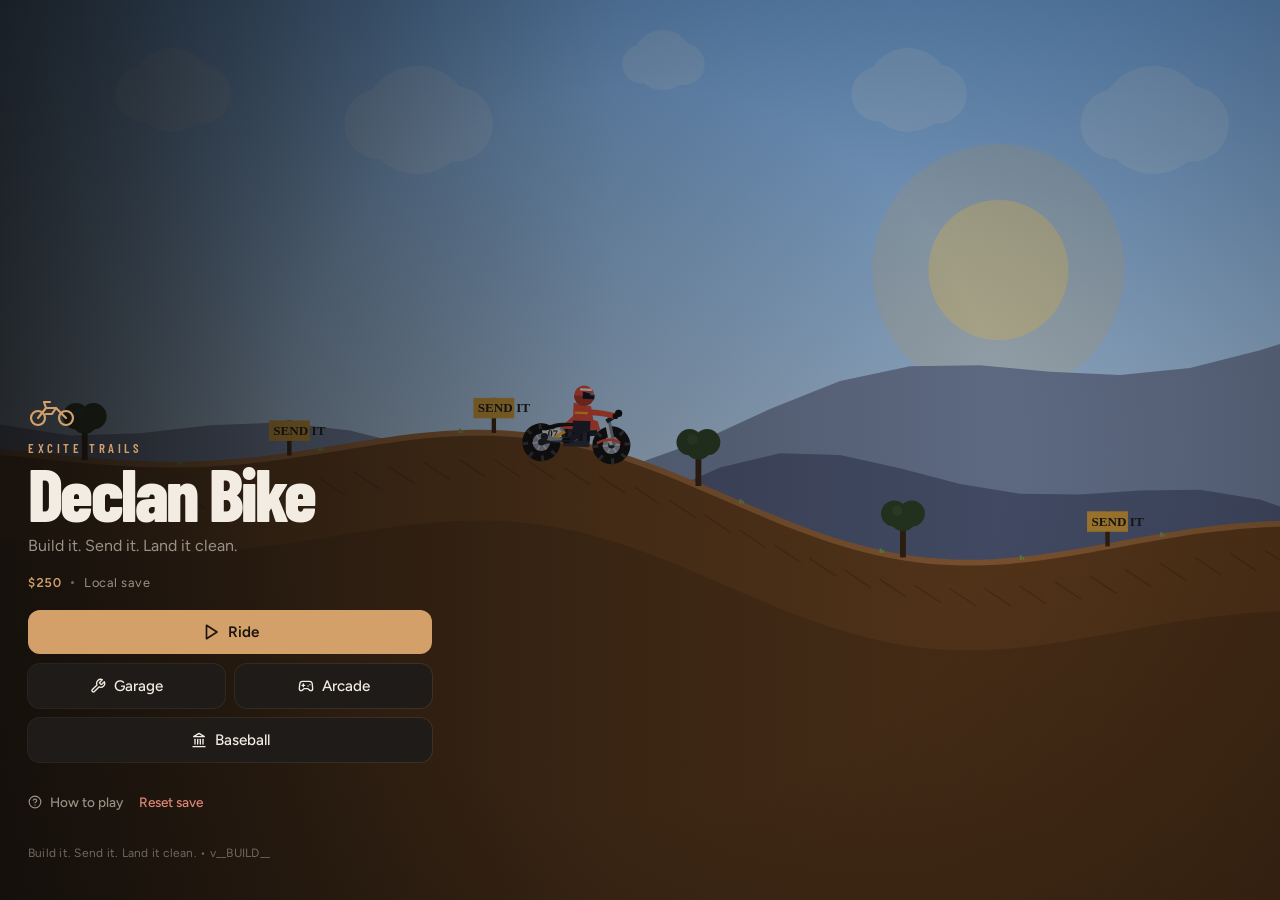
<file: index.html>
<!DOCTYPE html>
<html lang="en">
<head>
<meta charset="UTF-8" />
<meta name="viewport" content="width=device-width, initial-scale=1.0, user-scalable=no, viewport-fit=cover" />
<meta http-equiv="Cache-Control" content="no-cache, no-store, must-revalidate" />
<meta http-equiv="Pragma" content="no-cache" />
<meta http-equiv="Expires" content="0" />
<meta name="apple-mobile-web-app-capable" content="yes" />
<meta name="mobile-web-app-capable" content="yes" />
<meta name="apple-mobile-web-app-status-bar-style" content="black-translucent" />
<meta name="theme-color" content="#0c0b0a" />
<meta name="description" content="Declan Bike — Excite Trails. Dirt-bike side-scroller plus true-flick arcade sports." />
<title>Declan Bike — Excite Trails</title>
<link rel="preconnect" href="https://fonts.googleapis.com" />
<link rel="preconnect" href="https://fonts.gstatic.com" crossorigin />
<link href="https://fonts.googleapis.com/css2?family=Barlow+Condensed:wght@600;700;800&family=Figtree:wght@400;500;600;700&display=swap" rel="stylesheet" />
<link rel="stylesheet" href="style.css?v=__BUILD__" />
<link rel="manifest" href="manifest.json" />
<link rel="apple-touch-icon" href="icons/icon-192.png" />
<link rel="icon" type="image/png" sizes="192x192" href="icons/icon-192.png" />
</head>
<body>
<div id="app">
  <canvas id="game" width="1280" height="720"></canvas>

  <div id="hud" class="hud hidden">
    <div class="hud-top">
      <div class="hud-speedblock">
        <div class="hud-speed" title="Speed">
          <span id="hud-speed">0</span>
          <span class="unit">mph</span>
        </div>
        <div class="hud-meters">
          <div class="meter" title="Boost">
            <span class="meter-label">Boost</span>
            <div class="bar"><div id="hud-boost" class="bar-fill boost"></div></div>
          </div>
          <div class="meter" title="Health">
            <span class="meter-label">Bike</span>
            <div class="bar"><div id="hud-health" class="bar-fill health"></div></div>
          </div>
        </div>
      </div>

      <div class="hud-stats">
        <div class="hud-stat">
          <span class="k">Time</span>
          <span><span id="hud-time">0.0</span><span class="unit">s</span></span>
        </div>
        <div class="hud-stat">
          <span class="k">Dist</span>
          <span><span id="hud-dist">0</span><span class="unit">m</span></span>
        </div>
        <div class="hud-stat">
          <span class="k">Score</span>
          <span id="hud-score">0</span>
        </div>
        <div class="hud-stat">
          <span class="k">Cash</span>
          <span>$<span id="hud-cash">0</span></span>
        </div>
        <div class="hud-stat combo">
          <span class="k">Combo</span>
          <span>x<span id="hud-combo">1</span></span>
        </div>
      </div>

      <div class="hud-tools">
        <button type="button" class="icon-btn" data-action="mute" aria-label="Mute"><svg class="ico" width="16" height="16" viewBox="0 0 24 24" fill="none" stroke="currentColor" stroke-width="2" stroke-linecap="round" stroke-linejoin="round" aria-hidden="true"><polygon points="11 5 6 9 2 9 2 15 6 15 11 19 11 5"/><path d="M15.54 8.46a5 5 0 0 1 0 7.07"/><path d="M19.07 4.93a10 10 0 0 1 0 14.14"/></svg></button>
        <button type="button" class="icon-btn" data-action="pause" aria-label="Pause"><svg class="ico" width="16" height="16" viewBox="0 0 24 24" fill="none" stroke="currentColor" stroke-width="2" stroke-linecap="round" stroke-linejoin="round" aria-hidden="true"><rect x="14" y="4" width="4" height="16"/><rect x="6" y="4" width="4" height="16"/></svg></button>
      </div>
    </div>

    <div id="pace-bar" class="pace-bar hidden">
      <div id="pace-fill" class="pace-fill"></div>
      <div id="pace-mark-bronze" class="pace-mark bronze" title="Bronze pace"></div>
      <div id="pace-mark-silver" class="pace-mark silver" title="Silver pace"></div>
      <div id="pace-mark-gold" class="pace-mark gold" title="Gold pace"></div>
    </div>

    <div id="quest-tracker" class="quest-tracker"></div>

    <button id="retry-badge" class="retry-badge hidden" data-action="retry" aria-label="Retry run" type="button">
      <svg class="ico" width="22" height="22" viewBox="0 0 24 24" fill="none" stroke="currentColor" stroke-width="2.4" stroke-linecap="round" stroke-linejoin="round" aria-hidden="true"><path d="M3 12a9 9 0 1 0 9-9 9.75 9.75 0 0 0-6.74 2.74L3 8"/><path d="M3 3v5h5"/></svg>
    </button>

    <div id="touch" class="touch hidden">
      <button class="tpad tpad-left" data-key="ArrowLeft" type="button" aria-label="Brake, lean back, back flip">
        <svg class="ico" width="22" height="22" viewBox="0 0 24 24" fill="none" stroke="currentColor" stroke-width="2.4" stroke-linecap="round" stroke-linejoin="round" aria-hidden="true"><path d="m15 18-6-6 6-6"/></svg>
        <span class="tpad-label">Brake</span>
      </button>
      <button class="tpad tpad-right" data-key="ArrowRight" type="button" aria-label="Throttle, lean forward, front flip">
        <span class="tpad-label">Gas</span>
        <svg class="ico" width="22" height="22" viewBox="0 0 24 24" fill="none" stroke="currentColor" stroke-width="2.4" stroke-linecap="round" stroke-linejoin="round" aria-hidden="true"><path d="m9 18 6-6-6-6"/></svg>
      </button>
      <button class="tbtn jump" data-key="ShiftLeft" type="button" aria-label="Jump"><svg class="ico" width="22" height="22" viewBox="0 0 24 24" fill="none" stroke="currentColor" stroke-width="2.4" stroke-linecap="round" stroke-linejoin="round" aria-hidden="true"><path d="m5 12 7-7 7 7"/><path d="M12 19V5"/></svg></button>
      <button class="tbtn boost" data-key="Space" type="button" aria-label="Boost"><svg class="ico" width="20" height="20" viewBox="0 0 24 24" fill="none" stroke="currentColor" stroke-width="2.4" stroke-linecap="round" stroke-linejoin="round" aria-hidden="true"><polygon points="13 2 3 14 12 14 11 22 21 10 12 10 13 2"/></svg></button>
      <button class="tbtn lean lean-back" data-key="ArrowDown" type="button" aria-label="Lean back">
        <span class="lean-glyph">B</span>
      </button>
      <button class="tbtn lean lean-fwd" data-key="ArrowUp" type="button" aria-label="Lean forward">
        <span class="lean-glyph">F</span>
      </button>
      <button class="tbtn pause-btn" data-key="Escape" type="button" aria-label="Pause"><svg class="ico" width="16" height="16" viewBox="0 0 24 24" fill="none" stroke="currentColor" stroke-width="2.4" stroke-linecap="round" stroke-linejoin="round" aria-hidden="true"><rect x="14" y="4" width="4" height="16"/><rect x="6" y="4" width="4" height="16"/></svg></button>
      <button class="tbtn mute-btn" id="mute-btn" type="button" aria-label="Mute">
        <svg class="ico icon-on" width="16" height="16" viewBox="0 0 24 24" fill="none" stroke="currentColor" stroke-width="2.4" stroke-linecap="round" stroke-linejoin="round" aria-hidden="true"><polygon points="11 5 6 9 2 9 2 15 6 15 11 19 11 5"/><path d="M15.54 8.46a5 5 0 0 1 0 7.07"/><path d="M19.07 4.93a10 10 0 0 1 0 14.14"/></svg>
        <svg class="ico icon-off" width="16" height="16" viewBox="0 0 24 24" fill="none" stroke="currentColor" stroke-width="2.4" stroke-linecap="round" stroke-linejoin="round" aria-hidden="true"><polygon points="11 5 6 9 2 9 2 15 6 15 11 19 11 5"/><line x1="22" x2="16" y1="9" y2="15"/><line x1="16" x2="22" y1="9" y2="15"/></svg>
      </button>
    </div>
  </div>

  <div id="toast-stack" class="toast-stack"></div>

  <div id="menu" class="overlay overlay-menu">
    <div class="menu-card">
      <div class="title">
        <svg class="bike-mark" viewBox="0 0 48 32" aria-hidden="true">
      <circle cx="10" cy="22" r="7" fill="none" stroke="currentColor" stroke-width="2.2" />
      <circle cx="38" cy="22" r="7" fill="none" stroke="currentColor" stroke-width="2.2" />
      <path d="M10 22 L18 12 L28 12 L38 22 M18 12 L16 6 H22 M28 12 L24 18 L18 18" fill="none" stroke="currentColor" stroke-width="2.2" stroke-linejoin="round" stroke-linecap="round" />
    </svg>
        <span class="title-kicker">Excite Trails</span>
        <span class="title-main">Declan Bike</span>
        <span class="title-sub">Build it. Send it. Land it clean.</span>
      </div>
      <div class="menu-meta">
        <span class="cash-chip">$<span id="menu-cash">250</span></span>
        <span class="meta-dot"></span>
        <span>Local save</span>
      </div>
      <div class="menu-buttons">
        <button type="button" class="btn-primary" data-action="play">
          <svg class="ico" width="18" height="18" viewBox="0 0 24 24" fill="none" stroke="currentColor" stroke-width="2.2" stroke-linecap="round" stroke-linejoin="round" aria-hidden="true"><polygon points="6 3 20 12 6 21 6 3"/></svg>
          Ride
        </button>
        <div class="menu-row">
          <button type="button" data-action="garage">
            <svg class="ico" width="16" height="16" viewBox="0 0 24 24" fill="none" stroke="currentColor" stroke-width="2" stroke-linecap="round" stroke-linejoin="round" aria-hidden="true"><path d="M14.7 6.3a1 1 0 0 0 0 1.4l1.6 1.6a1 1 0 0 0 1.4 0l3.77-3.77a6 6 0 0 1-7.94 7.94l-6.91 6.91a2.12 2.12 0 0 1-3-3l6.91-6.91a6 6 0 0 1 7.94-7.94l-3.76 3.76z"/></svg>
            Garage
          </button>
          <button type="button" data-action="quests">
            <svg class="ico" width="16" height="16" viewBox="0 0 24 24" fill="none" stroke="currentColor" stroke-width="2" stroke-linecap="round" stroke-linejoin="round" aria-hidden="true"><line x1="6" x2="10" y1="11" y2="11"/><line x1="8" x2="8" y1="9" y2="13"/><line x1="15" x2="15.01" y1="12" y2="12"/><line x1="18" x2="18.01" y1="10" y2="10"/><path d="M17.32 5H6.68a4 4 0 0 0-3.978 3.59c-.006.052-.01.101-.017.152C2.604 9.416 2 14.456 2 16a3 3 0 0 0 3 3c1 0 1.5-.5 2-1l1.414-1.414A2 2 0 0 1 9.828 16h4.344a2 2 0 0 1 1.414.586L17 18c.5.5 1 1 2 1a3 3 0 0 0 3-3c0-1.545-.604-6.584-.685-7.258-.007-.05-.011-.1-.017-.151A4 4 0 0 0 17.32 5z"/></svg>
            Arcade
          </button>
        </div>
        <button type="button" data-action="baseball">
          <svg class="ico" width="16" height="16" viewBox="0 0 24 24" fill="none" stroke="currentColor" stroke-width="2" stroke-linecap="round" stroke-linejoin="round" aria-hidden="true"><line x1="3" x2="21" y1="22" y2="22"/><line x1="6" x2="6" y1="18" y2="11"/><line x1="10" x2="10" y1="18" y2="11"/><line x1="14" x2="14" y1="18" y2="11"/><line x1="18" x2="18" y1="18" y2="11"/><polygon points="12 2 20 7 4 7"/></svg>
          Baseball
        </button>
      </div>
      <div class="menu-links">
        <button type="button" class="link-btn" data-action="how">
          <svg class="ico" width="14" height="14" viewBox="0 0 24 24" fill="none" stroke="currentColor" stroke-width="2" stroke-linecap="round" stroke-linejoin="round" aria-hidden="true"><circle cx="12" cy="12" r="10"/><path d="M9.09 9a3 3 0 0 1 5.83 1c0 2-3 3-3 3"/><path d="M12 17h.01"/></svg>
          How to play
        </button>
        <button type="button" class="link-btn danger" data-action="reset">Reset save</button>
      </div>
      <div class="footer">Build it. Send it. Land it clean.</div>
    </div>
  </div>

  <div id="levels" class="overlay hidden">
    <div class="sheet">
      <header class="sheet-head">
        <p class="kicker">Trails</p>
        <h2>Pick a line</h2>
        <p class="lede">Unlock the next ridge by finishing the one before it.</p>
      </header>
      <div id="level-grid" class="level-grid"></div>
      <button type="button" class="back-btn" data-action="back-menu">
        <svg class="ico" width="16" height="16" viewBox="0 0 24 24" fill="none" stroke="currentColor" stroke-width="2" stroke-linecap="round" stroke-linejoin="round" aria-hidden="true"><path d="m12 19-7-7 7-7"/><path d="M19 12H5"/></svg>
        Menu
      </button>
    </div>
  </div>

  <div id="garage" class="overlay hidden">
    <div class="sheet sheet-wide">
      <header class="sheet-head">
        <p class="kicker">Workshop</p>
        <h2>The Garage</h2>
      </header>
      <div class="garage-grid">
        <div class="garage-preview">
          <canvas id="garage-canvas" width="520" height="360"></canvas>
          <div class="stat-block">
            <div class="stat"><span>Top Speed</span><div class="bar"><div id="g-stat-speed" class="bar-fill"></div></div></div>
            <div class="stat"><span>Acceleration</span><div class="bar"><div id="g-stat-accel" class="bar-fill"></div></div></div>
            <div class="stat"><span>Grip</span><div class="bar"><div id="g-stat-grip" class="bar-fill"></div></div></div>
            <div class="stat"><span>Suspension</span><div class="bar"><div id="g-stat-susp" class="bar-fill"></div></div></div>
            <div class="stat"><span>Boost</span><div class="bar"><div id="g-stat-boost" class="bar-fill"></div></div></div>
            <div class="stat"><span>Durability</span><div class="bar"><div id="g-stat-dura" class="bar-fill"></div></div></div>
          </div>
        </div>
        <div class="garage-parts">
          <div class="parts-tabs">
            <button type="button" class="tab active" data-tab="engine">Engine</button>
            <button type="button" class="tab" data-tab="tire">Tires</button>
            <button type="button" class="tab" data-tab="suspension">Suspension</button>
            <button type="button" class="tab" data-tab="frame">Frame</button>
            <button type="button" class="tab" data-tab="paint">Paint</button>
            <button type="button" class="tab" data-tab="character">Rider</button>
          </div>
          <div id="parts-list" class="parts-list"></div>
        </div>
      </div>
      <div class="garage-footer">
        <div class="cash-label">Cash $<span id="garage-cash">0</span></div>
        <button type="button" class="back-btn" data-action="back-menu">
          <svg class="ico" width="16" height="16" viewBox="0 0 24 24" fill="none" stroke="currentColor" stroke-width="2" stroke-linecap="round" stroke-linejoin="round" aria-hidden="true"><path d="m12 19-7-7 7-7"/><path d="M19 12H5"/></svg>
          Menu
        </button>
      </div>
    </div>
  </div>

  <div id="quests" class="overlay hidden">
    <div class="sheet">
      <header class="sheet-head">
        <p class="kicker">Side modes</p>
        <h2>Arcade</h2>
        <p class="lede">True flick sports — snap it, don't drag. Cash still counts.</p>
      </header>
      <div id="quests-list" class="quests-list"></div>
      <button type="button" class="back-btn" data-action="back-menu">
        <svg class="ico" width="16" height="16" viewBox="0 0 24 24" fill="none" stroke="currentColor" stroke-width="2" stroke-linecap="round" stroke-linejoin="round" aria-hidden="true"><path d="m12 19-7-7 7-7"/><path d="M19 12H5"/></svg>
        Menu
      </button>
    </div>
  </div>

  <div id="cb-levels" class="overlay hidden">
    <div class="sheet">
      <header class="sheet-head">
        <p class="kicker">Arcade</p>
        <h2>Can Bash</h2>
      </header>
      <div id="cb-level-grid" class="level-grid"></div>
      <button type="button" class="back-btn" data-action="cb-back">
        <svg class="ico" width="16" height="16" viewBox="0 0 24 24" fill="none" stroke="currentColor" stroke-width="2" stroke-linecap="round" stroke-linejoin="round" aria-hidden="true"><path d="m12 19-7-7 7-7"/><path d="M19 12H5"/></svg>
        Arcade
      </button>
    </div>
  </div>

  <div id="fg-levels" class="overlay hidden">
    <div class="sheet">
      <header class="sheet-head">
        <p class="kicker">Arcade</p>
        <h2>Field Goal</h2>
      </header>
      <div id="fg-level-grid" class="level-grid"></div>
      <button type="button" class="back-btn" data-action="fg-back">
        <svg class="ico" width="16" height="16" viewBox="0 0 24 24" fill="none" stroke="currentColor" stroke-width="2" stroke-linecap="round" stroke-linejoin="round" aria-hidden="true"><path d="m12 19-7-7 7-7"/><path d="M19 12H5"/></svg>
        Arcade
      </button>
    </div>
  </div>

  <div id="pp-levels" class="overlay hidden">
    <div class="sheet">
      <header class="sheet-head">
        <p class="kicker">Arcade</p>
        <h2>Party Pong</h2>
      </header>
      <div id="pp-level-grid" class="level-grid"></div>
      <button type="button" class="back-btn" data-action="pp-back">
        <svg class="ico" width="16" height="16" viewBox="0 0 24 24" fill="none" stroke="currentColor" stroke-width="2" stroke-linecap="round" stroke-linejoin="round" aria-hidden="true"><path d="m12 19-7-7 7-7"/><path d="M19 12H5"/></svg>
        Arcade
      </button>
    </div>
  </div>

  <div id="baseball-menu" class="overlay hidden">
    <div class="sheet sheet-narrow">
      <header class="sheet-head">
        <p class="kicker">Diamond</p>
        <h2>Baseball</h2>
        <div class="bb-record-line" id="bb-record">W 0 · L 0 · HR 0</div>
      </header>
      <div class="bb-section">
        <div class="bb-label">Mode</div>
        <div class="bb-chip-row">
          <button type="button" class="bb-chip" data-bb-group="mode" data-bb-value="cpu">vs CPU</button>
          <button type="button" class="bb-chip" data-bb-group="mode" data-bb-value="pvp">Pass & Play</button>
        </div>
      </div>
      <div class="bb-section">
        <div class="bb-label">Innings</div>
        <div class="bb-chip-row">
          <button type="button" class="bb-chip" data-bb-group="innings" data-bb-value="3">3</button>
          <button type="button" class="bb-chip" data-bb-group="innings" data-bb-value="5">5</button>
          <button type="button" class="bb-chip" data-bb-group="innings" data-bb-value="9">9</button>
        </div>
      </div>
      <p class="bb-hint">
        First-person pitching, batting, and fielding. vs CPU bats you as the home team. Pass
        & Play swaps the device each half-inning.
      </p>
      <div class="bb-buttons">
        <button type="button" class="btn-primary bb-start" data-action="baseball-start">
          <svg class="ico" width="16" height="16" viewBox="0 0 24 24" fill="none" stroke="currentColor" stroke-width="2.2" stroke-linecap="round" stroke-linejoin="round" aria-hidden="true"><polygon points="6 3 20 12 6 21 6 3"/></svg>
          Play ball
        </button>
        <button type="button" class="back-btn" data-action="baseball-back">
          <svg class="ico" width="16" height="16" viewBox="0 0 24 24" fill="none" stroke="currentColor" stroke-width="2" stroke-linecap="round" stroke-linejoin="round" aria-hidden="true"><path d="m12 19-7-7 7-7"/><path d="M19 12H5"/></svg>
          Menu
        </button>
      </div>
    </div>
  </div>

  <div id="how" class="overlay hidden">
    <div class="sheet sheet-narrow">
      <header class="sheet-head">
        <p class="kicker">Manual</p>
        <h2>How to play</h2>
      </header>
      <div class="how-grid">
        <div><kbd>D</kbd> / <kbd>→</kbd> Throttle. In air: front flip.</div>
        <div><kbd>A</kbd> / <kbd>←</kbd> Brake. In air: back flip.</div>
        <div><kbd>W</kbd> / <kbd>↑</kbd> Lean forward.</div>
        <div><kbd>S</kbd> / <kbd>↓</kbd> Lean back.</div>
        <div><kbd>Shift</kbd> Jump.</div>
        <div><kbd>Space</kbd> Boost.</div>
        <div><kbd>M</kbd> Mute.</div>
        <div><kbd>R</kbd> Restart run.</div>
        <div><kbd>Esc</kbd> Pause.</div>
      </div>
      <p class="hint">
        On phone, hold Gas on the right and Brake on the left. Jump sits above Brake, Boost
        above Gas. In the air the paddles flip the bike. Land clean for combos and cash.
      </p>
      <button type="button" class="back-btn" data-action="back-menu">
        <svg class="ico" width="16" height="16" viewBox="0 0 24 24" fill="none" stroke="currentColor" stroke-width="2" stroke-linecap="round" stroke-linejoin="round" aria-hidden="true"><path d="m12 19-7-7 7-7"/><path d="M19 12H5"/></svg>
        Menu
      </button>
    </div>
  </div>

  <div id="result" class="overlay overlay-modal hidden">
    <div class="panel">
      <h2 id="result-title">Run Complete</h2>
      <div id="result-body" class="result-body"></div>
      <div class="result-buttons">
        <button type="button" class="btn-primary" data-action="retry">Retry</button>
        <button type="button" data-action="garage">Garage</button>
        <button type="button" data-action="back-menu">Menu</button>
      </div>
    </div>
  </div>

  <div id="pause" class="overlay overlay-modal hidden">
    <div class="panel panel-sm">
      <p class="kicker">Halted</p>
      <h2>Paused</h2>
      <div class="menu-buttons">
        <button type="button" class="btn-primary" data-action="resume">Resume</button>
        <button type="button" data-action="retry">Restart run</button>
        <button type="button" data-action="abandon">Abandon, half cash</button>
        <button type="button" data-action="back-menu">Quit to menu</button>
      </div>
    </div>
  </div>

  <div id="confirm-reset" class="overlay overlay-modal hidden">
    <div class="panel panel-sm">
      <p class="kicker">Danger</p>
      <h2>Wipe save?</h2>
      <p class="lede">Cash, parts, medals, and quests go with it. This cannot be undone.</p>
      <div class="menu-buttons">
        <button type="button" class="btn-danger" data-action="reset-yes">Wipe everything</button>
        <button type="button" data-action="reset-no">Keep save</button>
      </div>
    </div>
  </div>
</div>

<script type="module" src="src/main.js?v=__BUILD__"></script>
</body>
</html>
</file>
<file: style.css>
/* Declan Bike — Excite Trails
   Copper / ink overlay. Vanilla CSS, no build step. */

*,
*::before,
*::after {
  box-sizing: border-box;
}

html {
  -webkit-font-smoothing: antialiased;
  -moz-osx-font-smoothing: grayscale;
}

html,
body {
  margin: 0;
  padding: 0;
  height: 100%;
  overflow: hidden;
  font-family: var(--font-body);
  background: #000;
  color: var(--fg);
  -webkit-user-select: none;
  user-select: none;
  -webkit-tap-highlight-color: transparent;
  overscroll-behavior: none;
  touch-action: manipulation;
}

button:not(:disabled),
[role="button"]:not(:disabled) {
  cursor: pointer;
}

.ico {
  display: block;
  flex-shrink: 0;
}

.footer {
  color: var(--fg-subtle);
  font-size: 0.75rem;
  letter-spacing: 0.02em;
  margin-top: 4px;
}

:root {
  --bg: #0c0b0a;
  --bg-elevated: #161412;
  --bg-subtle: #1e1b18;
  --fg: #f3ece3;
  --fg-muted: #9a9186;
  --fg-subtle: #6f6860;
  --accent: #d4a06a;
  --accent-fg: #1a140e;
  --border: color-mix(in oklab, var(--fg) 12%, transparent);
  --border-strong: color-mix(in oklab, var(--fg) 22%, transparent);
  --good: #6dbd8a;
  --bad: #d96b5c;
  --boost: #7ec8d4;
  --health: #6dbd8a;
  --shadow-border: 0 0 0 1px rgba(243, 236, 227, 0.08);
  --shadow-panel: 0 0 0 1px rgba(243, 236, 227, 0.1), 0 24px 60px rgba(0, 0, 0, 0.45);
  --radius-xs: 4px;
  --radius-sm: 8px;
  --radius-md: 12px;
  --radius-lg: 16px;
  --radius-xl: 24px;
  --space-1: 4px;
  --space-2: 8px;
  --space-3: 12px;
  --space-4: 16px;
  --space-5: 24px;
  --space-6: 32px;
  --space-7: 48px;
  --font-display: "Barlow Condensed", "Arial Narrow", sans-serif;
  --font-body: "Figtree", ui-sans-serif, system-ui, sans-serif;
  --motion-stagger: 40ms;
  --motion-micro: 80ms;
  --motion-quick: 150ms;
  --motion-fast: 250ms;
  --motion-medium: 350ms;
  --motion-slow: 400ms;
  --ease-smooth-out: cubic-bezier(0.22, 1, 0.36, 1);
  --ease-out: cubic-bezier(0.23, 1, 0.32, 1);
  --motion-scale-modal: 0.96;
}

#app {
  position: relative;
  width: 100vw;
  height: 100vh;
  height: 100dvh;
  overflow: hidden;
  background: var(--bg);
  color: var(--fg);
  font-family: var(--font-body);
}

canvas#game {
  display: block;
  width: 100%;
  height: 100%;
  background: #0c0b0a;
  touch-action: none;
}

.hidden {
  display: none !important;
}

.overlay:not(.hidden) {
  animation: overlay-in var(--motion-fast) var(--ease-smooth-out);
}

@keyframes overlay-in {
  from {
    opacity: 0;
    transform: scale(0.97);
  }
  to {
    opacity: 1;
    transform: scale(1);
  }
}

/* Overlay shell */
.overlay {
  position: absolute;
  inset: 0;
  z-index: 5;
  display: flex;
  flex-direction: column;
  align-items: center;
  justify-content: center;
  padding: calc(24px + env(safe-area-inset-top)) 20px calc(24px + env(safe-area-inset-bottom));
  overflow: auto;
  background: color-mix(in oklab, var(--bg) 78%, transparent);
}

.overlay-menu {
  align-items: flex-start;
  justify-content: flex-end;
  background: linear-gradient(
    90deg,
    rgba(12, 11, 10, 0.82) 0%,
    rgba(12, 11, 10, 0.42) 48%,
    rgba(12, 11, 10, 0.18) 100%
  );
}

.overlay-modal {
  background: rgba(8, 7, 6, 0.55);
  backdrop-filter: blur(10px);
}

.overlay h2 {
  margin: 0;
  font-family: var(--font-display);
  font-size: clamp(1.75rem, 1.2rem + 2vw, 2.6rem);
  font-weight: 700;
  letter-spacing: -0.03em;
  line-height: 1.1;
  color: var(--fg);
  text-wrap: balance;
}

.kicker {
  margin: 0 0 6px;
  font-family: var(--font-display);
  font-size: 0.8rem;
  font-weight: 600;
  letter-spacing: 0.22em;
  text-transform: uppercase;
  color: var(--accent);
}

.lede {
  margin: 8px 0 0;
  color: var(--fg-muted);
  font-size: 0.95rem;
  line-height: 1.5;
  text-wrap: pretty;
  max-width: 42ch;
}

.sheet {
  width: min(820px, 100%);
  display: flex;
  flex-direction: column;
  gap: 20px;
}

.sheet-wide {
  width: min(1100px, 100%);
}
.sheet-narrow {
  width: min(460px, 100%);
}
.sheet-head {
  display: flex;
  flex-direction: column;
}

.panel {
  width: min(480px, 100%);
  padding: 24px;
  border-radius: var(--radius-xl);
  background: var(--bg-elevated);
  box-shadow: var(--shadow-panel);
  display: flex;
  flex-direction: column;
  gap: 16px;
}
.panel-sm {
  width: min(360px, 100%);
}
.panel h2 {
  font-size: 2rem;
}

.menu-card {
  width: min(420px, 100%);
  padding: 8px 8px 16px;
  display: flex;
  flex-direction: column;
  gap: 20px;
}

.title {
  display: flex;
  flex-direction: column;
  gap: 4px;
}
.bike-mark {
  width: 48px;
  height: 32px;
  color: var(--accent);
  margin-bottom: 8px;
}
.title-kicker {
  font-family: var(--font-display);
  letter-spacing: 0.28em;
  text-transform: uppercase;
  font-size: 0.8rem;
  font-weight: 600;
  color: var(--accent);
}
.title-main {
  font-family: var(--font-display);
  font-size: clamp(3rem, 8vw, 4.6rem);
  font-weight: 800;
  letter-spacing: -0.035em;
  line-height: 0.9;
  color: var(--fg);
  text-wrap: balance;
}
.title-sub {
  color: var(--fg-muted);
  font-size: 1rem;
  margin-top: 6px;
}

.menu-meta {
  display: flex;
  align-items: center;
  gap: 10px;
  color: var(--fg-muted);
  font-size: 0.8rem;
  letter-spacing: 0.04em;
}
.cash-chip {
  font-variant-numeric: tabular-nums;
  color: var(--accent);
  font-weight: 600;
}
.meta-dot {
  width: 3px;
  height: 3px;
  border-radius: 99px;
  background: var(--fg-subtle);
}

.menu-buttons {
  display: flex;
  flex-direction: column;
  gap: 10px;
  min-width: 220px;
}
.menu-row {
  display: grid;
  grid-template-columns: 1fr 1fr;
  gap: 10px;
}
.menu-links {
  display: flex;
  gap: 16px;
  align-items: center;
}

button {
  background: var(--bg-subtle);
  color: var(--fg);
  border: 0;
  box-shadow: var(--shadow-border);
  padding: 12px 16px;
  min-height: 44px;
  font-size: 0.95rem;
  font-weight: 500;
  font-family: inherit;
  border-radius: var(--radius-md);
  display: inline-flex;
  align-items: center;
  justify-content: center;
  gap: 8px;
  transition:
    transform var(--motion-quick) var(--ease-out),
    background-color var(--motion-quick) var(--ease-out),
    box-shadow var(--motion-quick) var(--ease-out),
    opacity var(--motion-quick) var(--ease-out);
}
button:hover {
  background: color-mix(in oklab, var(--bg-subtle) 80%, var(--fg) 8%);
  box-shadow: 0 0 0 1px rgba(243, 236, 227, 0.14);
}
button:active {
  transform: scale(0.96);
}
button:disabled {
  opacity: 0.4;
  cursor: not-allowed;
  transform: none;
}

.btn-primary,
button.bb-start {
  background: var(--accent);
  color: var(--accent-fg);
  font-weight: 600;
  box-shadow: none;
}
.btn-primary:hover,
button.bb-start:hover {
  background: color-mix(in oklab, var(--accent) 88%, white 12%);
  box-shadow: none;
}
.btn-danger {
  background: var(--bad);
  color: #1a0c0a;
  font-weight: 600;
  box-shadow: none;
}
.btn-danger:hover {
  background: color-mix(in oklab, var(--bad) 88%, white 12%);
}

.link-btn {
  background: transparent;
  box-shadow: none;
  min-height: 40px;
  padding: 8px 0;
  color: var(--fg-muted);
  font-size: 0.85rem;
}
.link-btn:hover {
  background: transparent;
  color: var(--fg);
  box-shadow: none;
}
.link-btn.danger {
  color: color-mix(in oklab, var(--bad) 80%, var(--fg) 20%);
}

.back-btn {
  align-self: flex-start;
  background: transparent;
  box-shadow: none;
  color: var(--fg-muted);
  padding: 10px 0;
}
.back-btn:hover {
  background: transparent;
  color: var(--fg);
  box-shadow: none;
}

.icon-btn {
  width: 40px;
  height: 40px;
  min-height: 40px;
  padding: 0;
  border-radius: var(--radius-sm);
  background: rgba(12, 11, 10, 0.5);
}

/* HUD */
.hud {
  position: absolute;
  inset: 0;
  pointer-events: none;
  z-index: 4;
  padding:
    calc(10px + env(safe-area-inset-top))
    calc(14px + env(safe-area-inset-right))
    calc(10px + env(safe-area-inset-bottom))
    calc(14px + env(safe-area-inset-left));
}
.hud-top {
  display: flex;
  align-items: flex-start;
  justify-content: space-between;
  gap: 12px;
}
.hud-speedblock {
  display: flex;
  flex-direction: column;
  gap: 8px;
  min-width: 140px;
}
.hud-speed {
  font-family: var(--font-display);
  font-size: 2.4rem;
  font-weight: 700;
  letter-spacing: -0.03em;
  line-height: 0.9;
  font-variant-numeric: tabular-nums;
  color: var(--fg);
  text-shadow: 0 1px 8px rgba(0, 0, 0, 0.55);
}
.hud-speed .unit {
  margin-left: 6px;
  font-size: 0.85rem;
  letter-spacing: 0.12em;
  text-transform: uppercase;
  color: var(--fg-muted);
  font-weight: 600;
}
.hud-meters {
  display: flex;
  flex-direction: column;
  gap: 5px;
}
.meter {
  display: flex;
  align-items: center;
  gap: 8px;
}
.meter-label {
  width: 36px;
  font-size: 0.62rem;
  letter-spacing: 0.12em;
  text-transform: uppercase;
  color: var(--fg-muted);
  font-weight: 600;
}
.bar {
  width: 88px;
  height: 5px;
  background: rgba(255, 255, 255, 0.1);
  border-radius: 999px;
  overflow: hidden;
}
.bar.low {
  box-shadow: 0 0 0 1px color-mix(in oklab, var(--bad) 70%, transparent);
}
.bar-fill {
  height: 100%;
  width: 100%;
  background: var(--accent);
  transition: width 100ms linear;
}
.bar-fill.boost {
  background: var(--boost);
}
.bar-fill.health {
  background: var(--health);
}

.hud-stats {
  display: flex;
  flex-wrap: wrap;
  justify-content: flex-end;
  gap: 8px 14px;
  font-variant-numeric: tabular-nums;
}
.hud-stat {
  display: flex;
  flex-direction: column;
  align-items: flex-end;
  min-width: 52px;
}
.hud-stat .k {
  font-size: 0.62rem;
  letter-spacing: 0.14em;
  text-transform: uppercase;
  color: var(--fg-muted);
  font-weight: 600;
}
.hud-stat span:last-child {
  font-size: 0.95rem;
  font-weight: 600;
  text-shadow: 0 1px 8px rgba(0, 0, 0, 0.55);
}
.hud-stat .unit {
  margin-left: 3px;
  color: var(--fg-muted);
  font-size: 0.7rem;
  font-weight: 500;
}
.hud-stat.combo span:last-child {
  color: var(--accent);
}
.hud-tools {
  display: flex;
  gap: 6px;
  pointer-events: auto;
}

.pace-bar {
  position: absolute;
  top: calc(8px + env(safe-area-inset-top));
  left: 50%;
  transform: translateX(-50%);
  width: min(280px, 42vw);
  height: 4px;
  background: rgba(12, 11, 10, 0.45);
  border-radius: 99px;
  overflow: visible;
  pointer-events: none;
}
.pace-fill {
  position: absolute;
  inset: 0 auto 0 0;
  width: 0%;
  background: var(--accent);
  border-radius: 99px;
  transition: width 120ms linear;
}
.pace-mark {
  position: absolute;
  top: -3px;
  bottom: -3px;
  width: 2px;
  border-radius: 2px;
  transform: translateX(-50%);
}
.pace-mark.gold {
  background: var(--accent);
}
.pace-mark.silver {
  background: #c8c4bc;
}
.pace-mark.bronze {
  background: #a56b45;
}
.pace-mark.flashed {
  animation: pace-flash 600ms var(--ease-out);
}
@keyframes pace-flash {
  0% {
    transform: translateX(-50%) scaleY(2);
  }
  100% {
    transform: translateX(-50%) scaleY(1);
  }
}

.quest-tracker {
  position: absolute;
  right: calc(14px + env(safe-area-inset-right));
  top: calc(72px + env(safe-area-inset-top));
  background: rgba(12, 11, 10, 0.55);
  box-shadow: var(--shadow-border);
  border-radius: var(--radius-md);
  padding: 10px 12px;
  font-size: 0.75rem;
  min-width: 180px;
  max-width: 240px;
}
.quest-tracker .qt-title {
  color: var(--accent);
  font-weight: 600;
  letter-spacing: 0.12em;
  text-transform: uppercase;
  font-size: 0.65rem;
  margin-bottom: 6px;
}
.quest-tracker .qt-row {
  display: flex;
  justify-content: space-between;
  gap: 8px;
  padding: 2px 0;
  color: var(--fg-muted);
  font-variant-numeric: tabular-nums;
}
.quest-tracker .qt-row.done {
  color: var(--good);
}

.toast-stack {
  position: absolute;
  left: 50%;
  top: calc(56px + env(safe-area-inset-top));
  transform: translateX(-50%);
  display: flex;
  flex-direction: column;
  align-items: center;
  gap: 6px;
  pointer-events: none;
  z-index: 20;
}
.toast {
  background: var(--bg-elevated);
  box-shadow: var(--shadow-border);
  padding: 8px 14px;
  border-radius: 999px;
  font-size: 0.85rem;
  font-weight: 500;
  animation:
    toast-in var(--motion-fast) var(--ease-smooth-out),
    toast-out var(--motion-medium) ease-in 1.5s forwards;
}
.toast.gold {
  color: var(--accent);
}
.toast.green {
  color: var(--good);
}
.toast.red {
  color: var(--bad);
}
@keyframes toast-in {
  from {
    opacity: 0;
    transform: translateY(8px);
  }
  to {
    opacity: 1;
    transform: translateY(0);
  }
}
@keyframes toast-out {
  to {
    opacity: 0;
    transform: translateY(-6px);
  }
}

/* Levels / cards */
.level-grid {
  display: grid;
  grid-template-columns: repeat(2, minmax(0, 1fr));
  gap: 12px;
}
.level-card {
  background: var(--bg-elevated);
  box-shadow: var(--shadow-border);
  border-radius: var(--radius-lg);
  padding: 16px;
  cursor: pointer;
  display: flex;
  flex-direction: column;
  gap: 6px;
  text-align: left;
  align-items: stretch;
  width: 100%;
  min-height: 0;
  font: inherit;
  color: inherit;
  transition:
    transform var(--motion-quick) var(--ease-out),
    box-shadow var(--motion-quick) var(--ease-out);
  animation: lc-pop var(--motion-slow) var(--ease-smooth-out) backwards;
  animation-delay: calc(var(--i, 0) * 40ms);
}
.level-card:hover {
  transform: translateY(-1px);
  box-shadow: 0 0 0 1px rgba(212, 160, 106, 0.45);
}
.level-card:active {
  transform: scale(0.98);
}
.level-card.locked {
  opacity: 0.45;
  cursor: not-allowed;
}
.level-card.locked:hover {
  transform: none;
  box-shadow: var(--shadow-border);
}
@keyframes lc-pop {
  from {
    opacity: 0;
    transform: translateY(8px);
  }
  to {
    opacity: 1;
    transform: translateY(0);
  }
}
.lc-kicker,
.level-card .lc-meta {
  font-size: 0.68rem;
  letter-spacing: 0.12em;
  text-transform: uppercase;
  color: var(--fg-muted);
}
.level-card .lc-name {
  font-family: var(--font-display);
  font-size: 1.35rem;
  font-weight: 700;
  letter-spacing: -0.02em;
  color: var(--fg);
}
.level-card .lc-best {
  font-size: 0.85rem;
  color: var(--fg);
  font-variant-numeric: tabular-nums;
}
.level-card .lc-objective {
  color: var(--good);
  font-size: 0.8rem;
  background: color-mix(in oklab, var(--good) 10%, transparent);
  border-radius: var(--radius-sm);
  padding: 6px 8px;
}
.level-card .lc-stars {
  letter-spacing: 3px;
  color: var(--accent);
  font-size: 0.95rem;
}
.level-card .lc-stars .empty {
  color: color-mix(in oklab, var(--fg) 18%, transparent);
}
.lc-medals {
  display: flex;
  gap: 8px;
  font-size: 0.72rem;
  font-variant-numeric: tabular-nums;
  color: var(--fg-muted);
}
.medal {
  letter-spacing: 0.04em;
}
.medal.gold {
  color: var(--accent);
}
.medal.silver {
  color: #c8c4bc;
}
.medal.bronze {
  color: #a56b45;
}

.fg-bests,
.pp-bests {
  grid-column: 1 / -1;
  display: flex;
  flex-wrap: wrap;
  gap: 12px 22px;
  padding: 12px 14px;
  background: var(--bg-elevated);
  box-shadow: var(--shadow-border);
  border-radius: var(--radius-md);
  font-size: 0.75rem;
  color: var(--fg-muted);
  letter-spacing: 0.06em;
  text-transform: uppercase;
}
.fg-bests strong,
.pp-bests strong {
  color: var(--accent);
  font-size: 1rem;
  letter-spacing: 0;
  font-variant-numeric: tabular-nums;
}

/* Garage */
.garage-grid {
  display: grid;
  grid-template-columns: minmax(0, 1.05fr) minmax(0, 1fr);
  gap: 16px;
  width: 100%;
}
.garage-preview,
.garage-parts {
  background: var(--bg-elevated);
  box-shadow: var(--shadow-border);
  border-radius: var(--radius-xl);
  padding: 12px;
  display: flex;
  flex-direction: column;
  gap: 12px;
}
#garage-canvas {
  width: 100%;
  height: 280px;
  display: block;
  background: #14110e;
  border-radius: var(--radius-md);
}
.stat-block {
  display: grid;
  grid-template-columns: 1fr 1fr;
  gap: 8px 16px;
}
.stat {
  display: flex;
  align-items: center;
  justify-content: space-between;
  gap: 10px;
  font-size: 0.75rem;
  color: var(--fg-muted);
}
.stat .bar {
  width: 90px;
}
.parts-tabs {
  display: flex;
  gap: 6px;
  flex-wrap: wrap;
}
.tab {
  background: transparent;
  box-shadow: 0 0 0 1px var(--border);
  padding: 8px 12px;
  min-height: 36px;
  font-size: 0.78rem;
  border-radius: 999px;
  color: var(--fg-muted);
}
.tab.active {
  color: var(--accent-fg);
  background: var(--accent);
  box-shadow: none;
}
.parts-list {
  display: flex;
  flex-direction: column;
  gap: 8px;
  overflow: auto;
  max-height: min(52vh, 420px);
}
.part-card {
  display: grid;
  grid-template-columns: 1fr auto;
  gap: 8px;
  padding: 12px;
  background: var(--bg-subtle);
  border-radius: var(--radius-md);
  box-shadow: var(--shadow-border);
}
.part-card .pc-name {
  font-size: 0.95rem;
  color: var(--fg);
  font-weight: 600;
}
.part-card .pc-desc {
  font-size: 0.78rem;
  color: var(--fg-muted);
  margin-top: 2px;
  line-height: 1.4;
}
.part-card .pc-stats {
  font-size: 0.72rem;
  color: var(--boost);
  margin-top: 4px;
}
.part-card .pc-buy {
  display: flex;
  flex-direction: column;
  gap: 4px;
  align-items: flex-end;
}
.part-card .pc-cost {
  font-size: 0.78rem;
  color: var(--accent);
  font-weight: 600;
}
.part-card.equipped {
  box-shadow: 0 0 0 1px color-mix(in oklab, var(--good) 55%, transparent);
}
.part-card.equipped .pc-cost {
  color: var(--good);
}
.part-card .pc-tag {
  margin-left: 8px;
  padding: 2px 7px;
  border-radius: 999px;
  color: var(--accent-fg);
  background: var(--accent);
  font-size: 0.62rem;
  letter-spacing: 0.08em;
  text-transform: uppercase;
  font-weight: 600;
}
.part-card .pc-deltas {
  display: flex;
  flex-wrap: wrap;
  gap: 4px;
  margin-top: 6px;
}
.part-card .pc-delta {
  border-radius: 999px;
  padding: 2px 6px;
  font-size: 0.68rem;
  background: rgba(255, 255, 255, 0.05);
}
.part-card .pc-delta.up {
  color: var(--good);
}
.part-card .pc-delta.down {
  color: var(--bad);
}
.part-card .pc-price {
  font-size: 0.75rem;
  color: var(--fg-muted);
  font-variant-numeric: tabular-nums;
}
.part-card.locked {
  opacity: 0.55;
}
.part-card button {
  min-height: 36px;
  padding: 6px 12px;
  font-size: 0.8rem;
}
.garage-footer {
  display: flex;
  justify-content: space-between;
  align-items: center;
  gap: 12px;
}
.cash-label {
  font-size: 1rem;
  color: var(--accent);
  font-variant-numeric: tabular-nums;
  font-weight: 600;
}

/* Arcade */
.quests-list {
  width: 100%;
  display: flex;
  flex-direction: column;
  gap: 10px;
}
.quest-card {
  background: var(--bg-elevated);
  box-shadow: var(--shadow-border);
  border-radius: var(--radius-lg);
  padding: 14px 16px;
  display: grid;
  grid-template-columns: 1fr auto;
  gap: 8px;
  cursor: pointer;
  text-align: left;
  align-items: start;
  width: 100%;
  font: inherit;
  color: inherit;
  transition: transform var(--motion-quick) var(--ease-out);
}
.quest-card:hover {
  transform: translateY(-1px);
}
.quest-card:active {
  transform: scale(0.98);
}
.quest-card .qc-name {
  font-size: 1.05rem;
  font-weight: 600;
  color: var(--fg);
}
.quest-card .qc-desc {
  color: var(--fg-muted);
  font-size: 0.82rem;
  margin-top: 2px;
  line-height: 1.4;
}
.quest-card .qc-reward {
  color: var(--accent);
  font-size: 0.8rem;
  font-weight: 600;
  align-self: center;
}
.quest-card.done {
  opacity: 0.7;
}

/* Baseball */
.bb-record-line {
  color: var(--fg-muted);
  letter-spacing: 0.12em;
  font-size: 0.75rem;
  text-transform: uppercase;
  margin-top: 8px;
  font-variant-numeric: tabular-nums;
}
.bb-section {
  display: flex;
  flex-direction: column;
  gap: 8px;
  width: 100%;
}
.bb-label {
  color: var(--fg-muted);
  font-size: 0.68rem;
  letter-spacing: 0.16em;
  text-transform: uppercase;
  font-weight: 600;
}
.bb-chip-row {
  display: flex;
  gap: 8px;
}
.bb-chip {
  flex: 1 1 0;
  background: var(--bg-subtle);
}
.bb-chip.active {
  background: var(--accent);
  color: var(--accent-fg);
  font-weight: 600;
  box-shadow: none;
}
.bb-hint {
  color: var(--fg-muted);
  font-size: 0.85rem;
  line-height: 1.5;
  margin: 0;
}
.bb-buttons {
  display: flex;
  flex-direction: column;
  gap: 8px;
}

/* How */
.how-grid {
  display: grid;
  grid-template-columns: 1fr;
  gap: 8px;
  font-size: 0.92rem;
  line-height: 1.45;
}
kbd {
  display: inline-block;
  background: var(--bg-subtle);
  box-shadow: var(--shadow-border);
  border-radius: 6px;
  padding: 2px 7px;
  font-size: 0.75rem;
  font-family: ui-monospace, monospace;
  margin-right: 4px;
}
.hint {
  color: var(--fg-muted);
  font-size: 0.88rem;
  line-height: 1.5;
  text-wrap: pretty;
  margin: 0;
}

/* Result */
.result-body {
  font-size: 0.88rem;
  width: 100%;
}
.result-body .row {
  display: flex;
  justify-content: space-between;
  padding: 6px 0;
  border-bottom: 1px solid var(--border);
  font-variant-numeric: tabular-nums;
}
.result-body .row.bonus {
  color: var(--good);
}
.result-body .row.total {
  color: var(--accent);
  border-top: 1px solid var(--border-strong);
  border-bottom: 0;
  padding-top: 10px;
  margin-top: 4px;
  font-size: 1rem;
  font-weight: 600;
}
.recap-card {
  display: grid;
  grid-template-columns: auto 1fr;
  gap: 12px;
  align-items: center;
  margin-bottom: 12px;
  padding: 12px;
  border-radius: var(--radius-md);
  background: var(--bg-subtle);
}
.recap-grade {
  width: 48px;
  height: 48px;
  border-radius: 50%;
  display: grid;
  place-items: center;
  color: var(--accent-fg);
  background: var(--accent);
  font-family: var(--font-display);
  font-size: 1.6rem;
  font-weight: 700;
}
.recap-title {
  color: var(--fg);
  font-size: 0.95rem;
  font-weight: 600;
}
.recap-sub {
  color: var(--fg-muted);
  font-size: 0.78rem;
  margin-top: 2px;
}
.result-buttons {
  display: flex;
  gap: 8px;
  flex-wrap: wrap;
}
.result-buttons button {
  flex: 1 1 auto;
}

/* Touch */
.touch {
  position: absolute;
  inset: 0;
  pointer-events: none;
}
.tpad {
  pointer-events: auto;
  position: absolute;
  bottom: calc(14px + env(safe-area-inset-bottom));
  width: 36%;
  height: 26%;
  border-radius: var(--radius-xl);
  border: 0;
  background: rgba(12, 11, 10, 0.42);
  box-shadow: 0 0 0 1px rgba(243, 236, 227, 0.12);
  color: var(--fg);
  font-size: 0.85rem;
  font-weight: 600;
  letter-spacing: 0.14em;
  text-transform: uppercase;
  display: flex;
  align-items: center;
  justify-content: center;
  gap: 6px;
  padding: 0;
  opacity: 0.9;
  min-height: 0;
}
.tpad .tpad-label {
  font-size: 0.78rem;
  opacity: 0.8;
}
.tpad-left {
  left: calc(14px + env(safe-area-inset-left));
}
.tpad-right {
  right: calc(14px + env(safe-area-inset-right));
}
.tpad.held,
.tpad:active {
  background: color-mix(in oklab, var(--accent) 55%, transparent);
  color: var(--accent-fg);
  transform: scale(0.985);
  opacity: 1;
}
.tpad-left.held,
.tpad-left:active {
  background: color-mix(in oklab, var(--bad) 55%, transparent);
  color: #1a0606;
}
.tbtn {
  pointer-events: auto;
  width: 56px;
  height: 56px;
  min-height: 56px;
  padding: 0;
  border-radius: 50%;
  background: rgba(12, 11, 10, 0.5);
  color: var(--fg);
  display: flex;
  align-items: center;
  justify-content: center;
  box-shadow: 0 0 0 1px rgba(243, 236, 227, 0.16);
}
.tbtn:active,
.tbtn.held {
  background: var(--accent);
  color: var(--accent-fg);
  transform: scale(0.96);
}
.tbtn.jump {
  position: absolute;
  left: calc(14px + env(safe-area-inset-left));
  bottom: calc(26% + 8px + env(safe-area-inset-bottom));
  background: color-mix(in oklab, var(--accent) 28%, transparent);
  color: var(--accent);
}
.tbtn.boost {
  position: absolute;
  right: calc(14px + env(safe-area-inset-right));
  bottom: calc(26% + 8px + env(safe-area-inset-bottom));
  background: color-mix(in oklab, var(--boost) 28%, transparent);
  color: var(--boost);
}
.tbtn.lean {
  position: absolute;
  bottom: calc(26% + 8px + env(safe-area-inset-bottom));
  width: 48px;
  height: 48px;
  min-height: 48px;
  font-size: 0.72rem;
  letter-spacing: 0.08em;
  font-weight: 700;
}
.lean-glyph {
  font-family: var(--font-display);
  font-size: 0.95rem;
}
.tbtn.lean.lean-back {
  left: calc(14px + 56px + 10px + env(safe-area-inset-left));
}
.tbtn.lean.lean-fwd {
  right: calc(14px + 56px + 10px + env(safe-area-inset-right));
}
.tbtn.pause-btn,
.tbtn.mute-btn {
  position: absolute;
  top: calc(10px + env(safe-area-inset-top));
  width: 40px;
  height: 40px;
  min-height: 40px;
  border-radius: var(--radius-sm);
}
.tbtn.pause-btn {
  right: calc(14px + env(safe-area-inset-right));
}
.tbtn.mute-btn {
  right: calc(60px + env(safe-area-inset-right));
}
.mute-btn .icon-off {
  display: none;
}
.mute-btn.muted .icon-on {
  display: none;
}
.mute-btn.muted .icon-off {
  display: block;
}
.mute-btn.muted {
  color: var(--bad);
}

.retry-badge {
  position: absolute;
  left: 50%;
  bottom: calc(26% + 72px + env(safe-area-inset-bottom));
  transform: translateX(-50%);
  width: 56px;
  height: 56px;
  min-height: 56px;
  padding: 0;
  border-radius: 50%;
  background: var(--accent);
  color: var(--accent-fg);
  pointer-events: auto;
  z-index: 4;
  box-shadow: none;
}
.retry-badge:active {
  transform: translateX(-50%) scale(0.96);
}

.touch.show {
  display: block;
}
.touch.show.hidden {
  display: none !important;
}

@media (pointer: coarse) {
  .hud-tools {
    display: none;
  }
}
@media (pointer: fine) {
  .tbtn.pause-btn,
  .tbtn.mute-btn {
    display: none;
  }
}

@media (max-width: 900px) {
  .overlay-menu {
    align-items: stretch;
    justify-content: flex-end;
    background: linear-gradient(180deg, rgba(12, 11, 10, 0.2) 0%, rgba(12, 11, 10, 0.78) 58%);
  }
  .menu-card {
    width: 100%;
  }
  .level-grid {
    grid-template-columns: 1fr;
  }
  .garage-grid {
    grid-template-columns: 1fr;
  }
  #garage-canvas {
    height: 180px;
  }
  .stat-block {
    grid-template-columns: 1fr;
  }
  .hud-speed {
    font-size: 1.8rem;
  }
  .quest-tracker {
    display: none;
  }
  .pace-bar {
    width: min(200px, 48vw);
    top: calc(6px + env(safe-area-inset-top));
  }
  .hud-stats {
    gap: 6px 10px;
  }
  .sheet-head .lede {
    display: none;
  }
}

@media (max-height: 480px) {
  .quest-tracker {
    display: none;
  }
  .title-main {
    font-size: 2.4rem;
  }
}

@media (prefers-reduced-motion: reduce) {
  *,
  *::before,
  *::after {
    animation: none !important;
    transition: none !important;
  }
}
</file>
